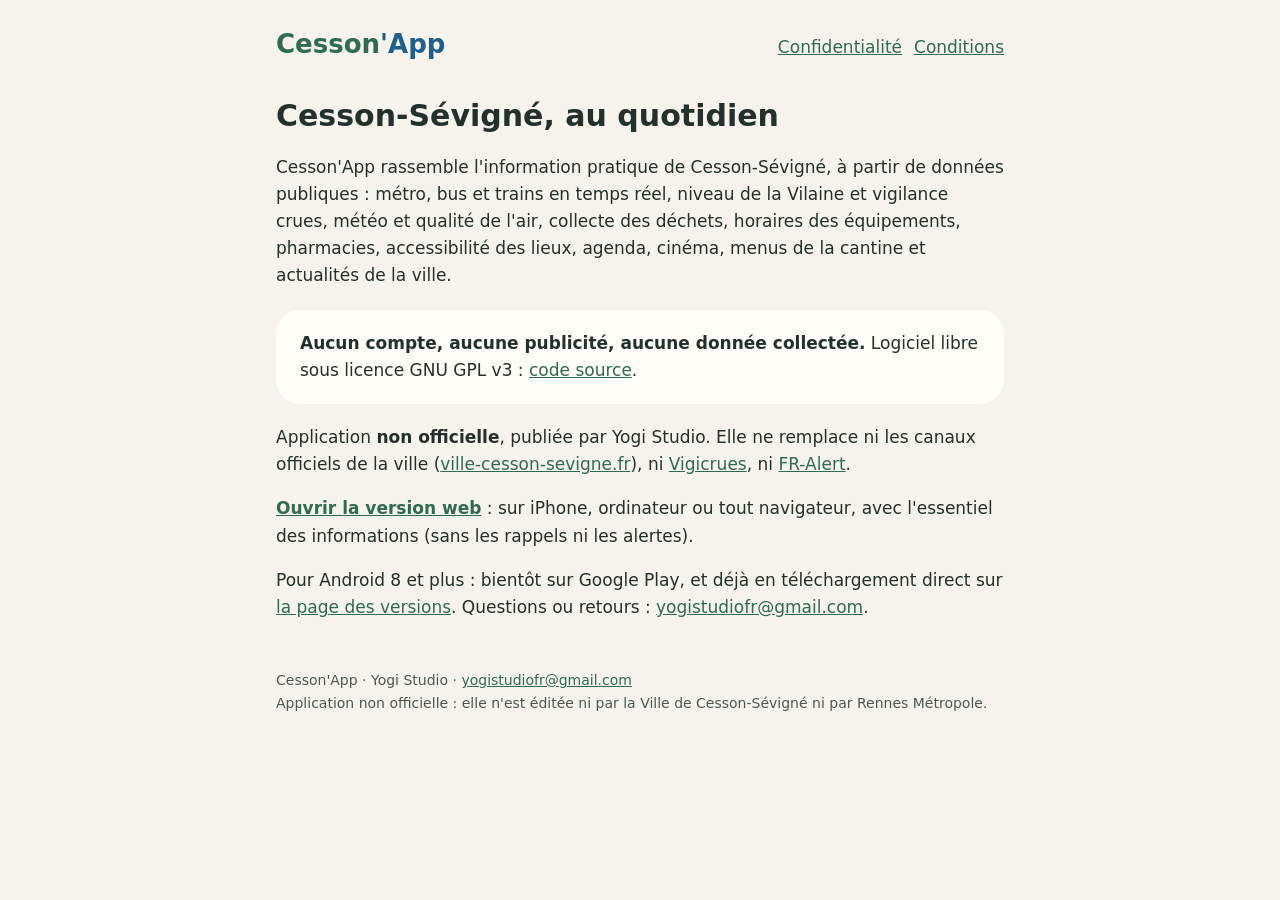
<file: index.html>
<!doctype html>
<html lang="fr">
<head>
<meta charset="utf-8">
<meta name="viewport" content="width=device-width, initial-scale=1">
<meta http-equiv="Content-Security-Policy" content="default-src 'none'; style-src 'self'; img-src 'self'; base-uri 'none'; form-action 'none'">
<meta name="referrer" content="no-referrer">
<title>Cesson'App</title>
<meta name="description" content="Cesson'App : l'information pratique de Cesson-Sévigné, à partir de données publiques. Application Android non officielle, sans compte ni publicité.">
<link rel="stylesheet" href="style.css">
</head>
<body>
<main>
<header>
  <a class="logo" href="./">Cesson<span>'App</span></a>
  <nav><a href="confidentialite.html">Confidentialité</a><a href="conditions.html">Conditions</a></nav>
</header>
<h1>Cesson-Sévigné, au quotidien</h1>
<p>Cesson'App rassemble l'information pratique de Cesson-Sévigné, à partir de données publiques : métro, bus et trains
en temps réel, niveau de la Vilaine et vigilance crues, météo et qualité de l'air, collecte des déchets, horaires des
équipements, pharmacies, accessibilité des lieux, agenda, cinéma, menus de la cantine et actualités de la ville.</p>
<div class="card">
  <strong>Aucun compte, aucune publicité, aucune donnée collectée.</strong> Logiciel libre sous licence GNU GPL v3 :
  <a href="https://github.com/GuillaumeCHR/cesson-quotidien">code source</a>.
</div>
<p>Application <strong>non officielle</strong>, publiée par Yogi Studio. Elle ne remplace ni les canaux officiels de la
ville (<a href="https://www.ville-cesson-sevigne.fr/">ville-cesson-sevigne.fr</a>), ni
<a href="https://www.vigicrues.gouv.fr/">Vigicrues</a>, ni <a href="https://fr-alert.gouv.fr/">FR-Alert</a>.</p>
<p><a class="bouton-lien" href="https://guillaumechr.github.io/cesson-quotidien/"><strong>Ouvrir la version web</strong></a> :
sur iPhone, ordinateur ou tout navigateur, avec l'essentiel des informations (sans les rappels ni les alertes).</p>
<p>Pour Android 8 et plus : bientôt sur Google Play, et déjà en téléchargement direct sur
<a href="https://github.com/GuillaumeCHR/cesson-quotidien/releases/latest">la page des versions</a>.
Questions ou retours : <a href="mailto:yogistudiofr@gmail.com">yogistudiofr@gmail.com</a>.</p>
<footer>Cesson'App · Yogi Studio · <a href="mailto:yogistudiofr@gmail.com">yogistudiofr@gmail.com</a><br>
Application non officielle : elle n'est éditée ni par la Ville de Cesson-Sévigné ni par Rennes Métropole.</footer>
</main>
</body>
</html>
</file>
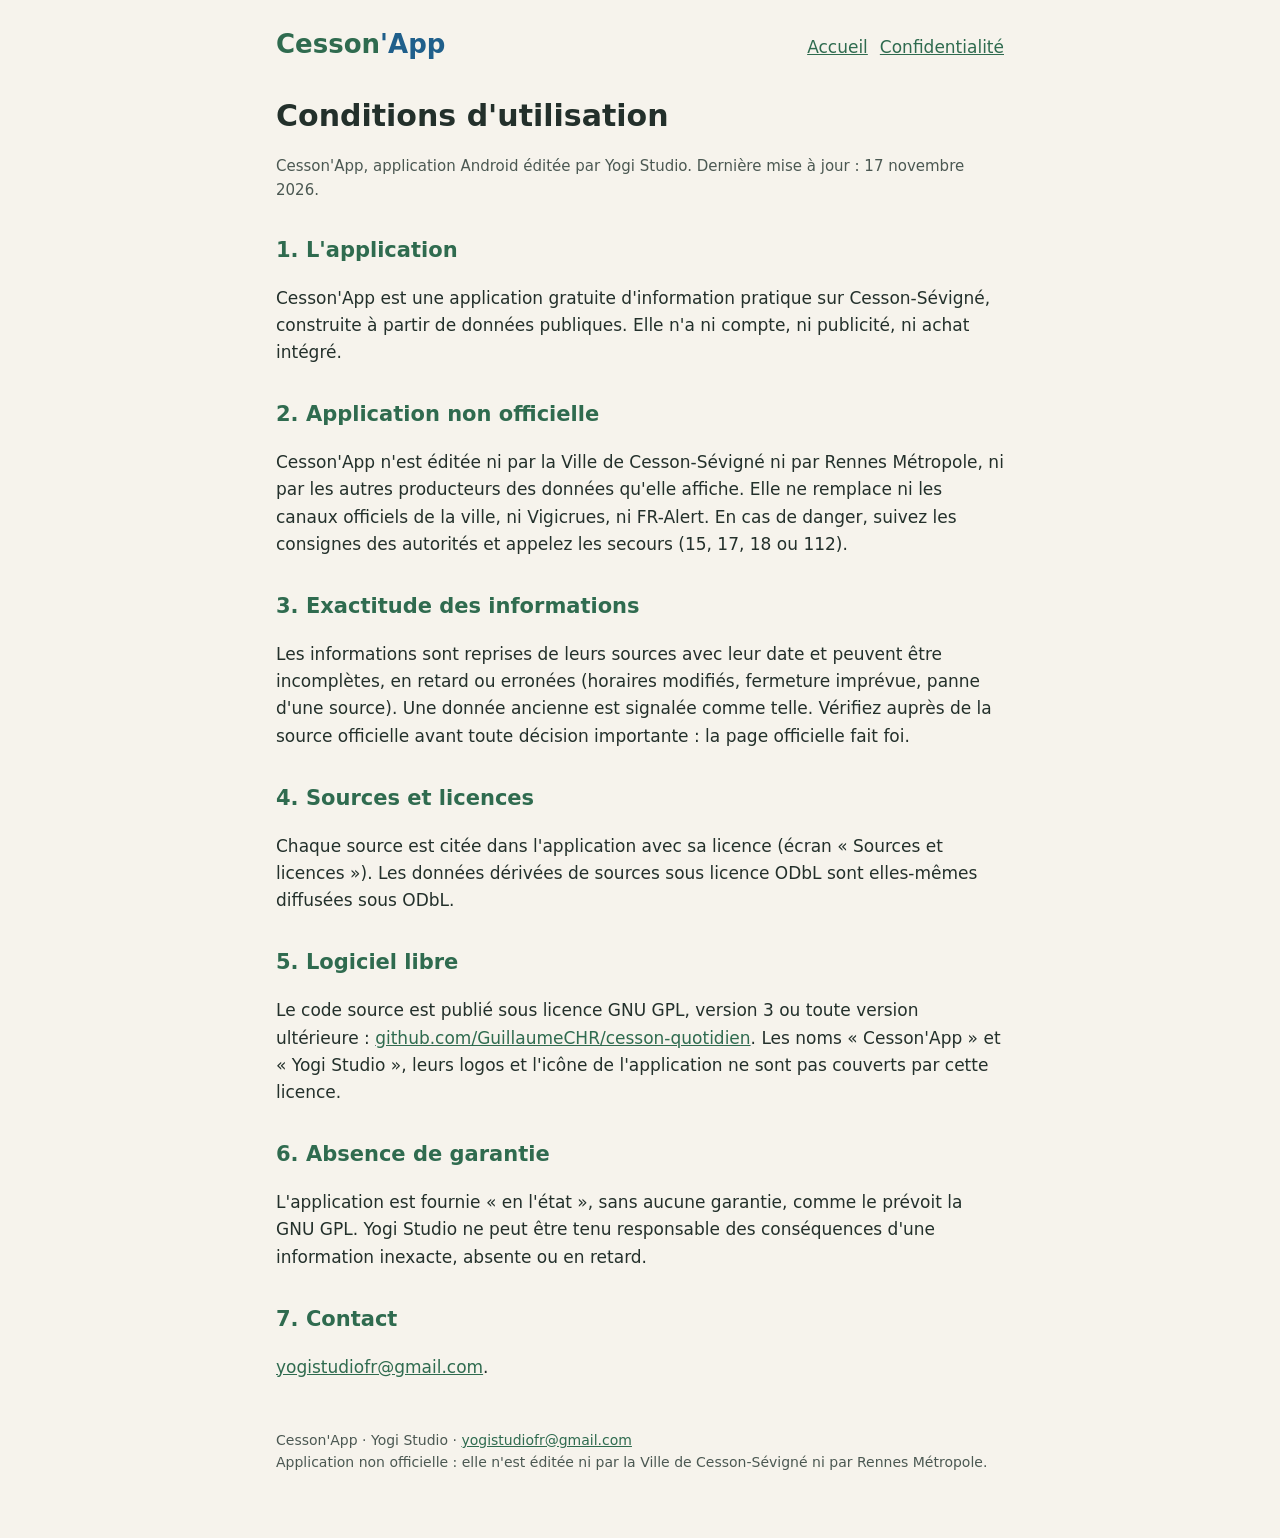
<file: conditions.html>
<!doctype html>
<html lang="fr">
<head>
<meta charset="utf-8">
<meta name="viewport" content="width=device-width, initial-scale=1">
<meta http-equiv="Content-Security-Policy" content="default-src 'none'; style-src 'self'; img-src 'self'; base-uri 'none'; form-action 'none'">
<meta name="referrer" content="no-referrer">
<title>Conditions d'utilisation – Cesson'App</title>
<link rel="stylesheet" href="style.css">
</head>
<body>
<main>
<header>
  <a class="logo" href="./">Cesson<span>'App</span></a>
  <nav><a href="./">Accueil</a><a href="confidentialite.html">Confidentialité</a></nav>
</header>
<h1>Conditions d'utilisation</h1>
<p class="muted">Cesson'App, application Android éditée par Yogi Studio. Dernière mise à jour : 17 novembre 2026.</p>
<h2>1. L'application</h2>
<p>Cesson'App est une application gratuite d'information pratique sur Cesson-Sévigné, construite à partir de données
publiques. Elle n'a ni compte, ni publicité, ni achat intégré.</p>
<h2>2. Application non officielle</h2>
<p>Cesson'App n'est éditée ni par la Ville de Cesson-Sévigné ni par Rennes Métropole, ni par les autres producteurs des
données qu'elle affiche. Elle ne remplace ni les canaux officiels de la ville, ni Vigicrues, ni FR-Alert. En cas de
danger, suivez les consignes des autorités et appelez les secours (15, 17, 18 ou 112).</p>
<h2>3. Exactitude des informations</h2>
<p>Les informations sont reprises de leurs sources avec leur date et peuvent être incomplètes, en retard ou erronées
(horaires modifiés, fermeture imprévue, panne d'une source). Une donnée ancienne est signalée comme telle. Vérifiez auprès
de la source officielle avant toute décision importante : la page officielle fait foi.</p>
<h2>4. Sources et licences</h2>
<p>Chaque source est citée dans l'application avec sa licence (écran « Sources et licences »). Les données dérivées de
sources sous licence ODbL sont elles-mêmes diffusées sous ODbL.</p>
<h2>5. Logiciel libre</h2>
<p>Le code source est publié sous licence GNU GPL, version 3 ou toute version ultérieure :
<a href="https://github.com/GuillaumeCHR/cesson-quotidien">github.com/GuillaumeCHR/cesson-quotidien</a>.
Les noms « Cesson'App » et « Yogi Studio », leurs logos et l'icône de l'application ne sont pas couverts par cette licence.</p>
<h2>6. Absence de garantie</h2>
<p>L'application est fournie « en l'état », sans aucune garantie, comme le prévoit la GNU GPL. Yogi Studio ne peut être
tenu responsable des conséquences d'une information inexacte, absente ou en retard.</p>
<h2>7. Contact</h2>
<p><a href="mailto:yogistudiofr@gmail.com">yogistudiofr@gmail.com</a>.</p>
<footer>Cesson'App · Yogi Studio · <a href="mailto:yogistudiofr@gmail.com">yogistudiofr@gmail.com</a><br>
Application non officielle : elle n'est éditée ni par la Ville de Cesson-Sévigné ni par Rennes Métropole.</footer>
</main>
</body>
</html>
</file>
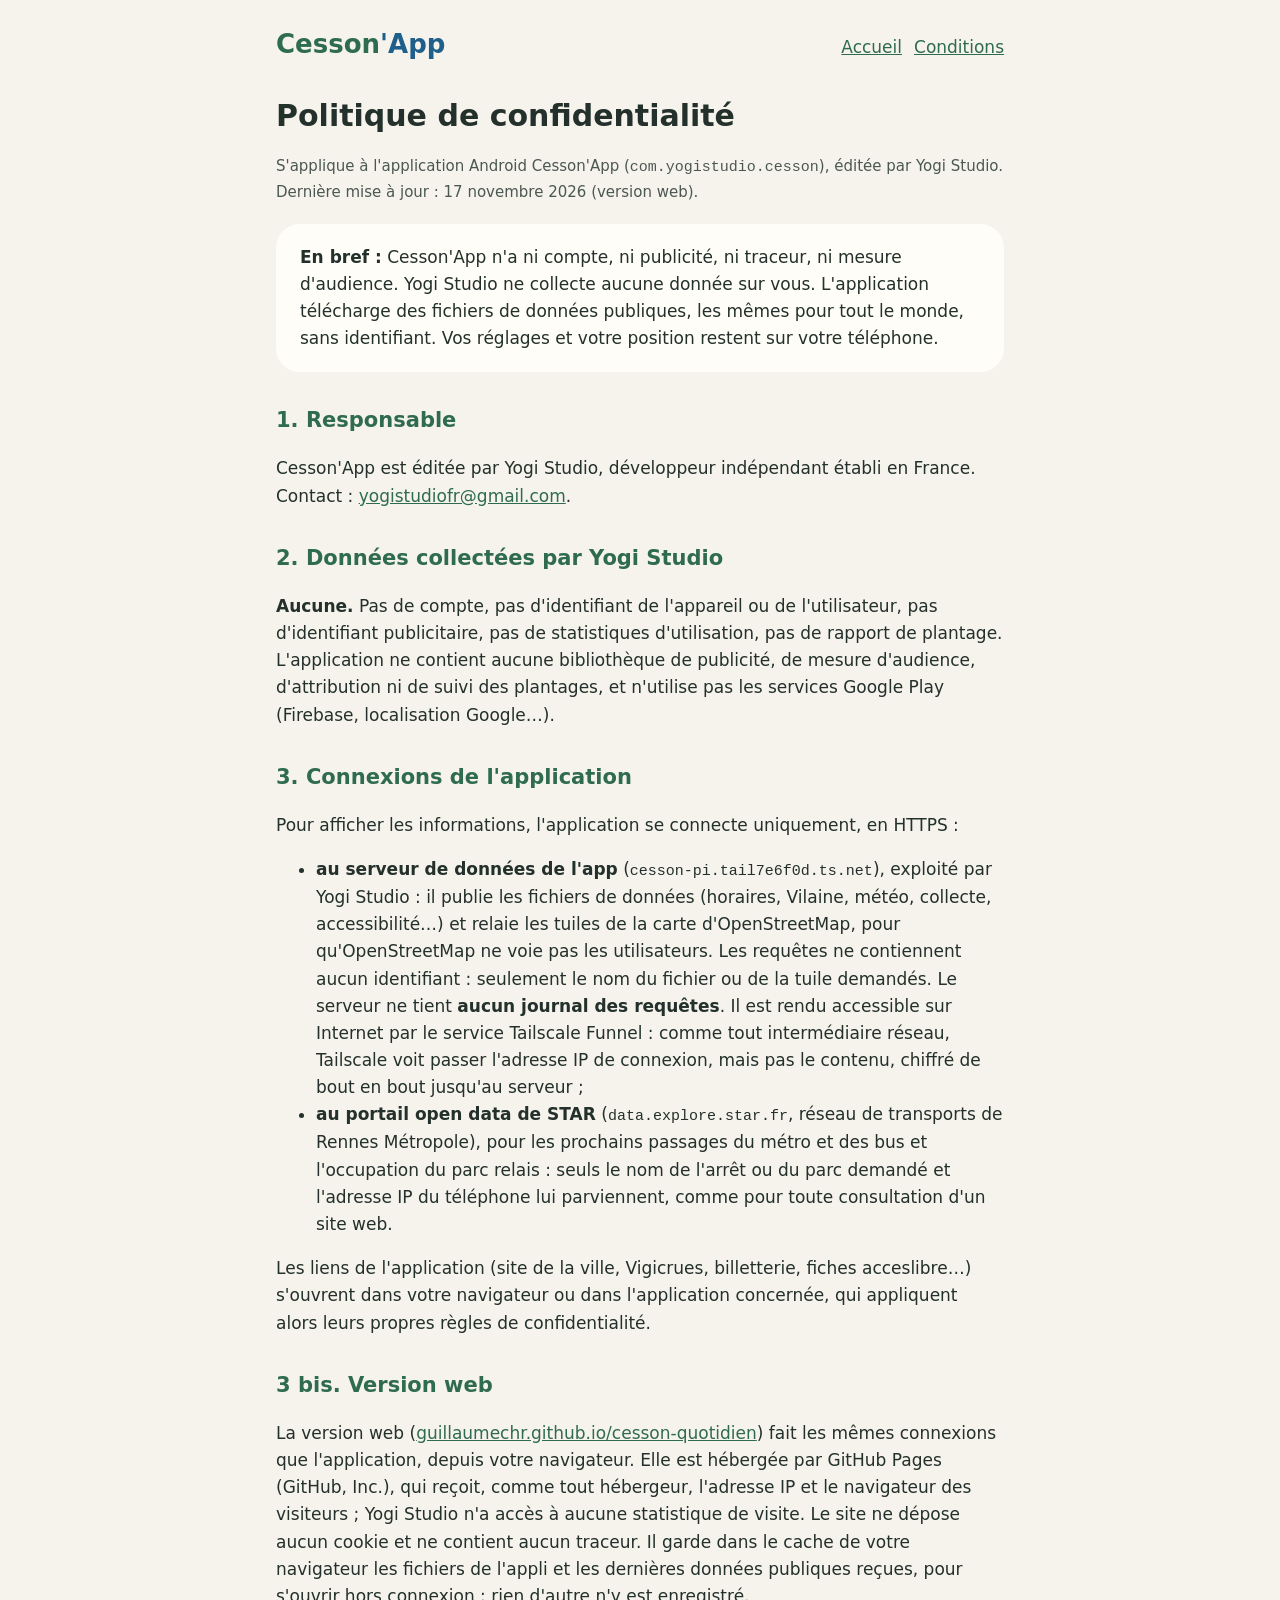
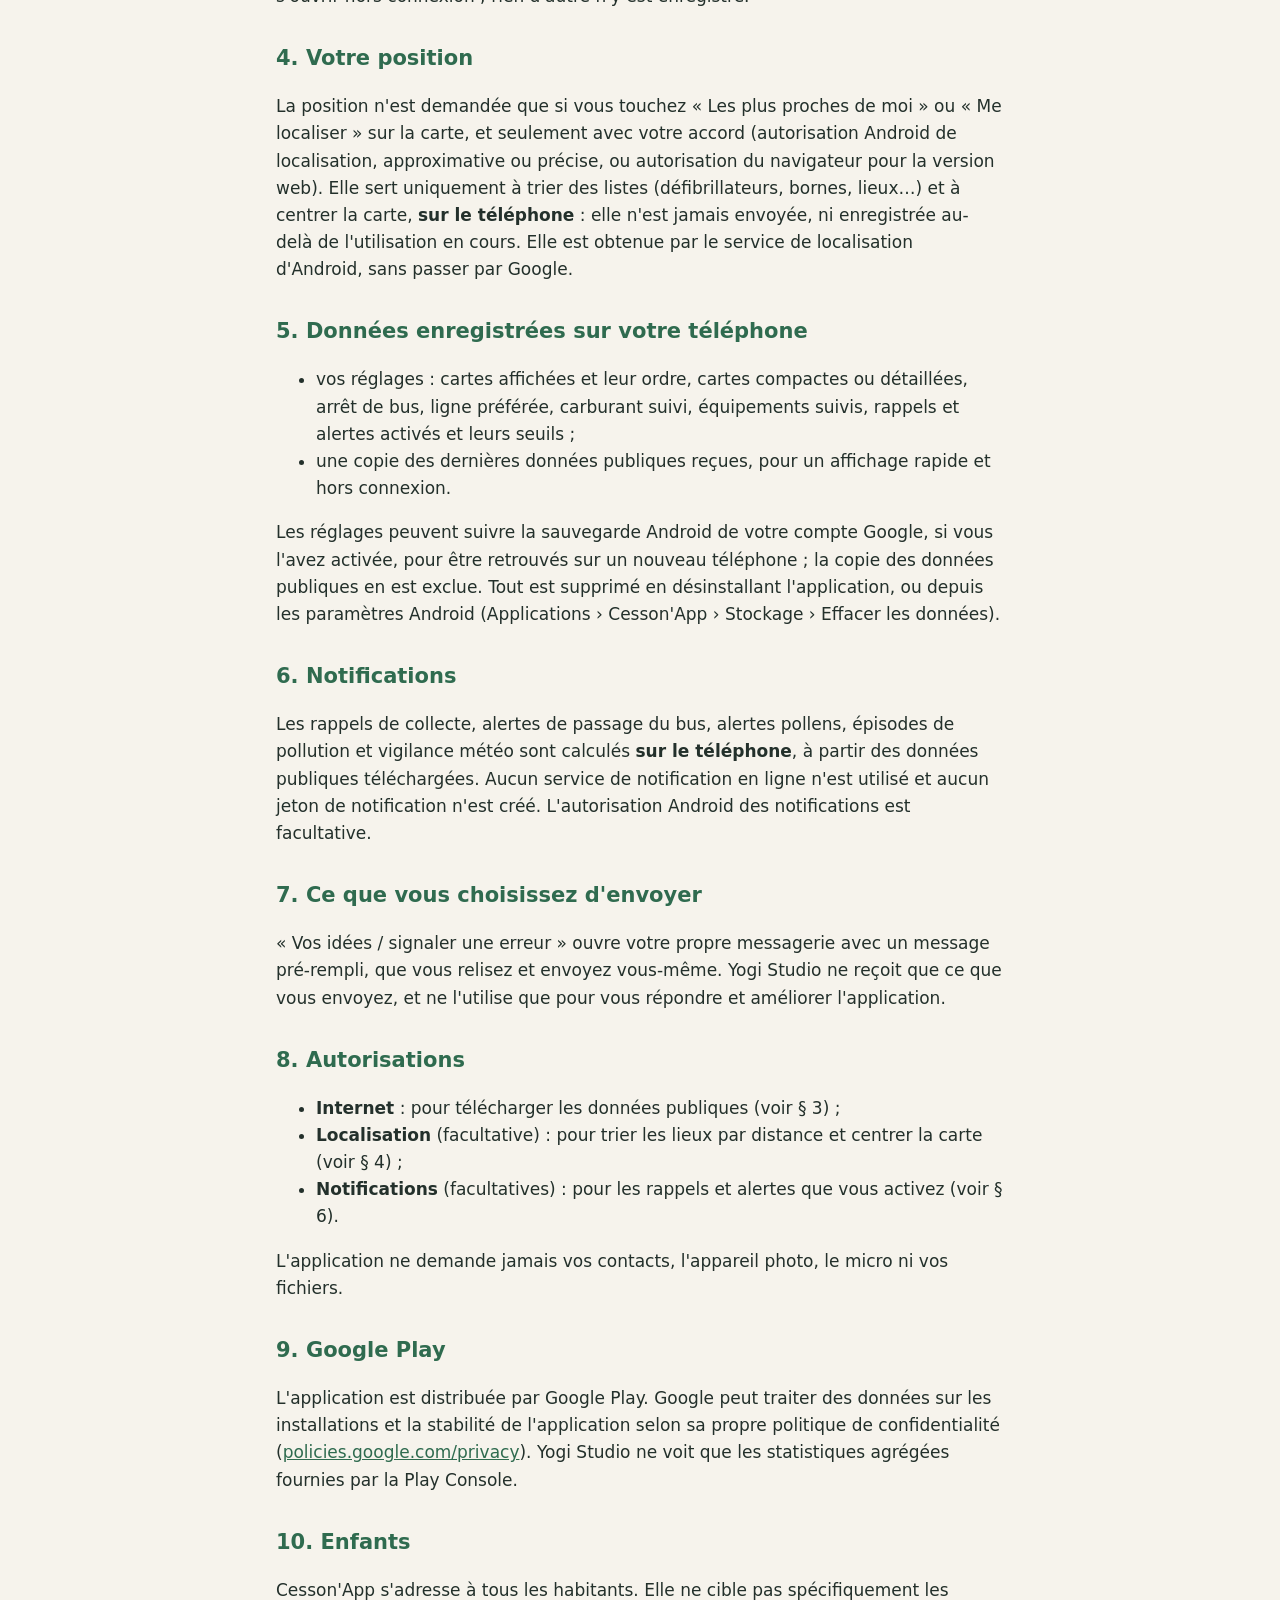
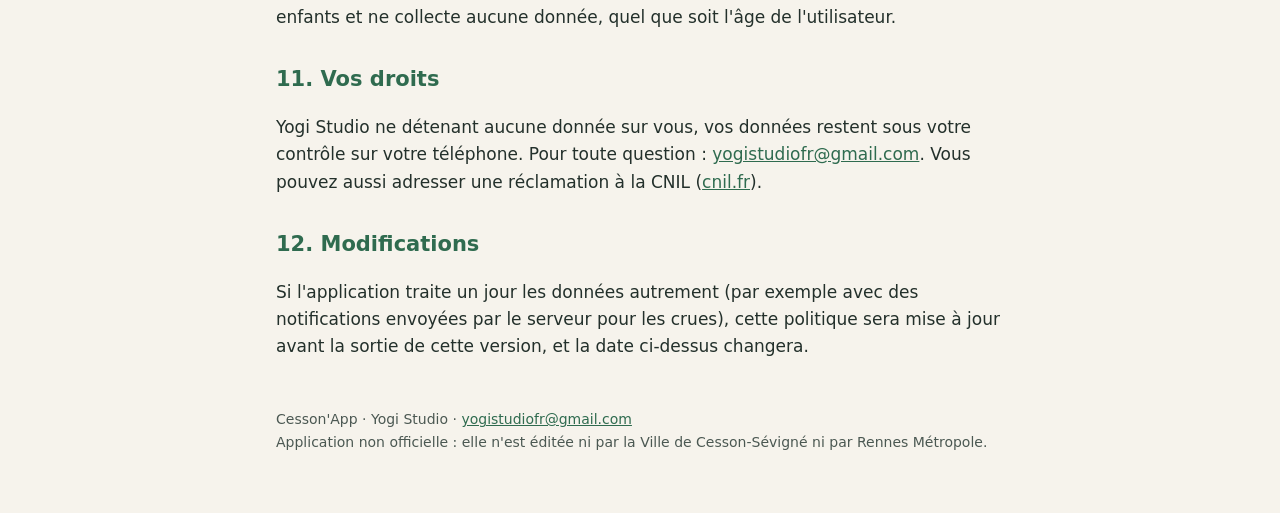
<file: confidentialite.html>
<!doctype html>
<html lang="fr">
<head>
<meta charset="utf-8">
<meta name="viewport" content="width=device-width, initial-scale=1">
<meta http-equiv="Content-Security-Policy" content="default-src 'none'; style-src 'self'; img-src 'self'; base-uri 'none'; form-action 'none'">
<meta name="referrer" content="no-referrer">
<title>Politique de confidentialité – Cesson'App</title>
<link rel="stylesheet" href="style.css">
</head>
<body>
<main>
<header>
  <a class="logo" href="./">Cesson<span>'App</span></a>
  <nav><a href="./">Accueil</a><a href="conditions.html">Conditions</a></nav>
</header>
<h1>Politique de confidentialité</h1>
<p class="muted">S'applique à l'application Android Cesson'App (<code>com.yogistudio.cesson</code>), éditée par Yogi Studio.
Dernière mise à jour : 17 novembre 2026 (version web).</p>

<div class="card">
  <strong>En bref :</strong> Cesson'App n'a ni compte, ni publicité, ni traceur, ni mesure d'audience. Yogi Studio ne
  collecte aucune donnée sur vous. L'application télécharge des fichiers de données publiques, les mêmes pour tout le
  monde, sans identifiant. Vos réglages et votre position restent sur votre téléphone.
</div>

<h2>1. Responsable</h2>
<p>Cesson'App est éditée par Yogi Studio, développeur indépendant établi en France.
Contact : <a href="mailto:yogistudiofr@gmail.com">yogistudiofr@gmail.com</a>.</p>

<h2>2. Données collectées par Yogi Studio</h2>
<p><strong>Aucune.</strong> Pas de compte, pas d'identifiant de l'appareil ou de l'utilisateur, pas d'identifiant
publicitaire, pas de statistiques d'utilisation, pas de rapport de plantage. L'application ne contient aucune bibliothèque
de publicité, de mesure d'audience, d'attribution ni de suivi des plantages, et n'utilise pas les services Google Play
(Firebase, localisation Google…).</p>

<h2>3. Connexions de l'application</h2>
<p>Pour afficher les informations, l'application se connecte uniquement, en HTTPS :</p>
<ul>
  <li><strong>au serveur de données de l'app</strong> (<code>cesson-pi.tail7e6f0d.ts.net</code>), exploité par Yogi Studio :
      il publie les fichiers de données (horaires, Vilaine, météo, collecte, accessibilité…) et relaie les tuiles de la carte
      d'OpenStreetMap, pour qu'OpenStreetMap ne voie pas les utilisateurs. Les requêtes ne contiennent aucun identifiant :
      seulement le nom du fichier ou de la tuile demandés. Le serveur ne tient <strong>aucun journal des requêtes</strong>.
      Il est rendu accessible sur Internet par le service Tailscale Funnel : comme tout intermédiaire réseau, Tailscale voit
      passer l'adresse IP de connexion, mais pas le contenu, chiffré de bout en bout jusqu'au serveur ;</li>
  <li><strong>au portail open data de STAR</strong> (<code>data.explore.star.fr</code>, réseau de transports de Rennes
      Métropole), pour les prochains passages du métro et des bus et l'occupation du parc relais : seuls le nom de l'arrêt
      ou du parc demandé et l'adresse IP du téléphone lui parviennent, comme pour toute consultation d'un site web.</li>
</ul>
<p>Les liens de l'application (site de la ville, Vigicrues, billetterie, fiches acceslibre…) s'ouvrent dans votre
navigateur ou dans l'application concernée, qui appliquent alors leurs propres règles de confidentialité.</p>

<h2>3 bis. Version web</h2>
<p>La version web (<a href="https://guillaumechr.github.io/cesson-quotidien/">guillaumechr.github.io/cesson-quotidien</a>)
fait les mêmes connexions que l'application, depuis votre navigateur. Elle est hébergée par GitHub Pages (GitHub, Inc.),
qui reçoit, comme tout hébergeur, l'adresse IP et le navigateur des visiteurs ; Yogi Studio n'a accès à aucune
statistique de visite. Le site ne dépose aucun cookie et ne contient aucun traceur. Il garde dans le cache de votre
navigateur les fichiers de l'appli et les dernières données publiques reçues, pour s'ouvrir hors connexion ; rien
d'autre n'y est enregistré.</p>

<h2>4. Votre position</h2>
<p>La position n'est demandée que si vous touchez « Les plus proches de moi » ou « Me localiser » sur la carte, et
seulement avec votre accord (autorisation Android de localisation, approximative ou précise, ou autorisation du
navigateur pour la version web). Elle sert uniquement à
trier des listes (défibrillateurs, bornes, lieux…) et à centrer la carte, <strong>sur le téléphone</strong> : elle n'est
jamais envoyée, ni enregistrée au-delà de l'utilisation en cours. Elle est obtenue par le service de localisation
d'Android, sans passer par Google.</p>

<h2>5. Données enregistrées sur votre téléphone</h2>
<ul>
  <li>vos réglages : cartes affichées et leur ordre, cartes compactes ou détaillées, arrêt de bus, ligne préférée,
      carburant suivi, équipements suivis, rappels et alertes activés et leurs seuils ;</li>
  <li>une copie des dernières données publiques reçues, pour un affichage rapide et hors connexion.</li>
</ul>
<p>Les réglages peuvent suivre la sauvegarde Android de votre compte Google, si vous l'avez activée, pour être retrouvés
sur un nouveau téléphone ; la copie des données publiques en est exclue. Tout est supprimé en désinstallant l'application,
ou depuis les paramètres Android (Applications › Cesson'App › Stockage › Effacer les données).</p>

<h2>6. Notifications</h2>
<p>Les rappels de collecte, alertes de passage du bus, alertes pollens, épisodes de pollution et vigilance météo sont
calculés <strong>sur le téléphone</strong>, à partir des données publiques téléchargées. Aucun service de notification
en ligne n'est utilisé et aucun jeton de notification n'est créé. L'autorisation Android des notifications est facultative.</p>

<h2>7. Ce que vous choisissez d'envoyer</h2>
<p>« Vos idées / signaler une erreur » ouvre votre propre messagerie avec un message pré-rempli, que vous relisez et
envoyez vous-même. Yogi Studio ne reçoit que ce que vous envoyez, et ne l'utilise que pour vous répondre et améliorer
l'application.</p>

<h2>8. Autorisations</h2>
<ul>
  <li><strong>Internet</strong> : pour télécharger les données publiques (voir § 3) ;</li>
  <li><strong>Localisation</strong> (facultative) : pour trier les lieux par distance et centrer la carte (voir § 4) ;</li>
  <li><strong>Notifications</strong> (facultatives) : pour les rappels et alertes que vous activez (voir § 6).</li>
</ul>
<p>L'application ne demande jamais vos contacts, l'appareil photo, le micro ni vos fichiers.</p>

<h2>9. Google Play</h2>
<p>L'application est distribuée par Google Play. Google peut traiter des données sur les installations et la stabilité
de l'application selon sa propre politique de confidentialité
(<a href="https://policies.google.com/privacy?hl=fr">policies.google.com/privacy</a>). Yogi Studio ne voit que les
statistiques agrégées fournies par la Play Console.</p>

<h2>10. Enfants</h2>
<p>Cesson'App s'adresse à tous les habitants. Elle ne cible pas spécifiquement les enfants et ne collecte aucune donnée,
quel que soit l'âge de l'utilisateur.</p>

<h2>11. Vos droits</h2>
<p>Yogi Studio ne détenant aucune donnée sur vous, vos données restent sous votre contrôle sur votre téléphone. Pour
toute question : <a href="mailto:yogistudiofr@gmail.com">yogistudiofr@gmail.com</a>. Vous pouvez aussi adresser une
réclamation à la CNIL (<a href="https://www.cnil.fr">cnil.fr</a>).</p>

<h2>12. Modifications</h2>
<p>Si l'application traite un jour les données autrement (par exemple avec des notifications envoyées par le serveur pour
les crues), cette politique sera mise à jour avant la sortie de cette version, et la date ci-dessus changera.</p>
<footer>Cesson'App · Yogi Studio · <a href="mailto:yogistudiofr@gmail.com">yogistudiofr@gmail.com</a><br>
Application non officielle : elle n'est éditée ni par la Ville de Cesson-Sévigné ni par Rennes Métropole.</footer>
</main>
</body>
</html>
</file>
<file: style.css>
:root { --bg: #F6F3EC; --surface: #FFFDF8; --text: #23302B; --muted: #4B5852; --primary: #2F6B4F; --accent: #1F5F8B; }
@media (prefers-color-scheme: dark) { :root { --bg: #131B17; --surface: #1C2621; --text: #E8EEE9; --muted: #B9C4BD; --primary: #93D2B0; --accent: #9DCAF0; } }
* { box-sizing: border-box; }
body { margin: 0; background: var(--bg); color: var(--text); font: 17px/1.6 system-ui, -apple-system, "Segoe UI", Roboto, sans-serif; }
main { max-width: 760px; margin: 0 auto; padding: 24px 16px 64px; }
header { display: flex; justify-content: space-between; align-items: baseline; gap: 12px; flex-wrap: wrap; }
.logo { font-weight: 800; font-size: 26px; text-decoration: none; color: var(--primary); }
.logo span { color: var(--accent); }
nav a { color: var(--primary); margin-left: 12px; }
nav a:first-child { margin-left: 0; }
h1 { font-size: 30px; line-height: 1.2; margin-top: 32px; }
h2 { font-size: 21px; margin-top: 32px; color: var(--primary); }
.card { background: var(--surface); border-radius: 24px; padding: 20px 24px; margin: 20px 0; }
.muted { color: var(--muted); font-size: 15px; }
a { color: var(--primary); }
code { font-size: 15px; overflow-wrap: anywhere; }
footer { margin-top: 48px; font-size: 14px; color: var(--muted); }
</file>
